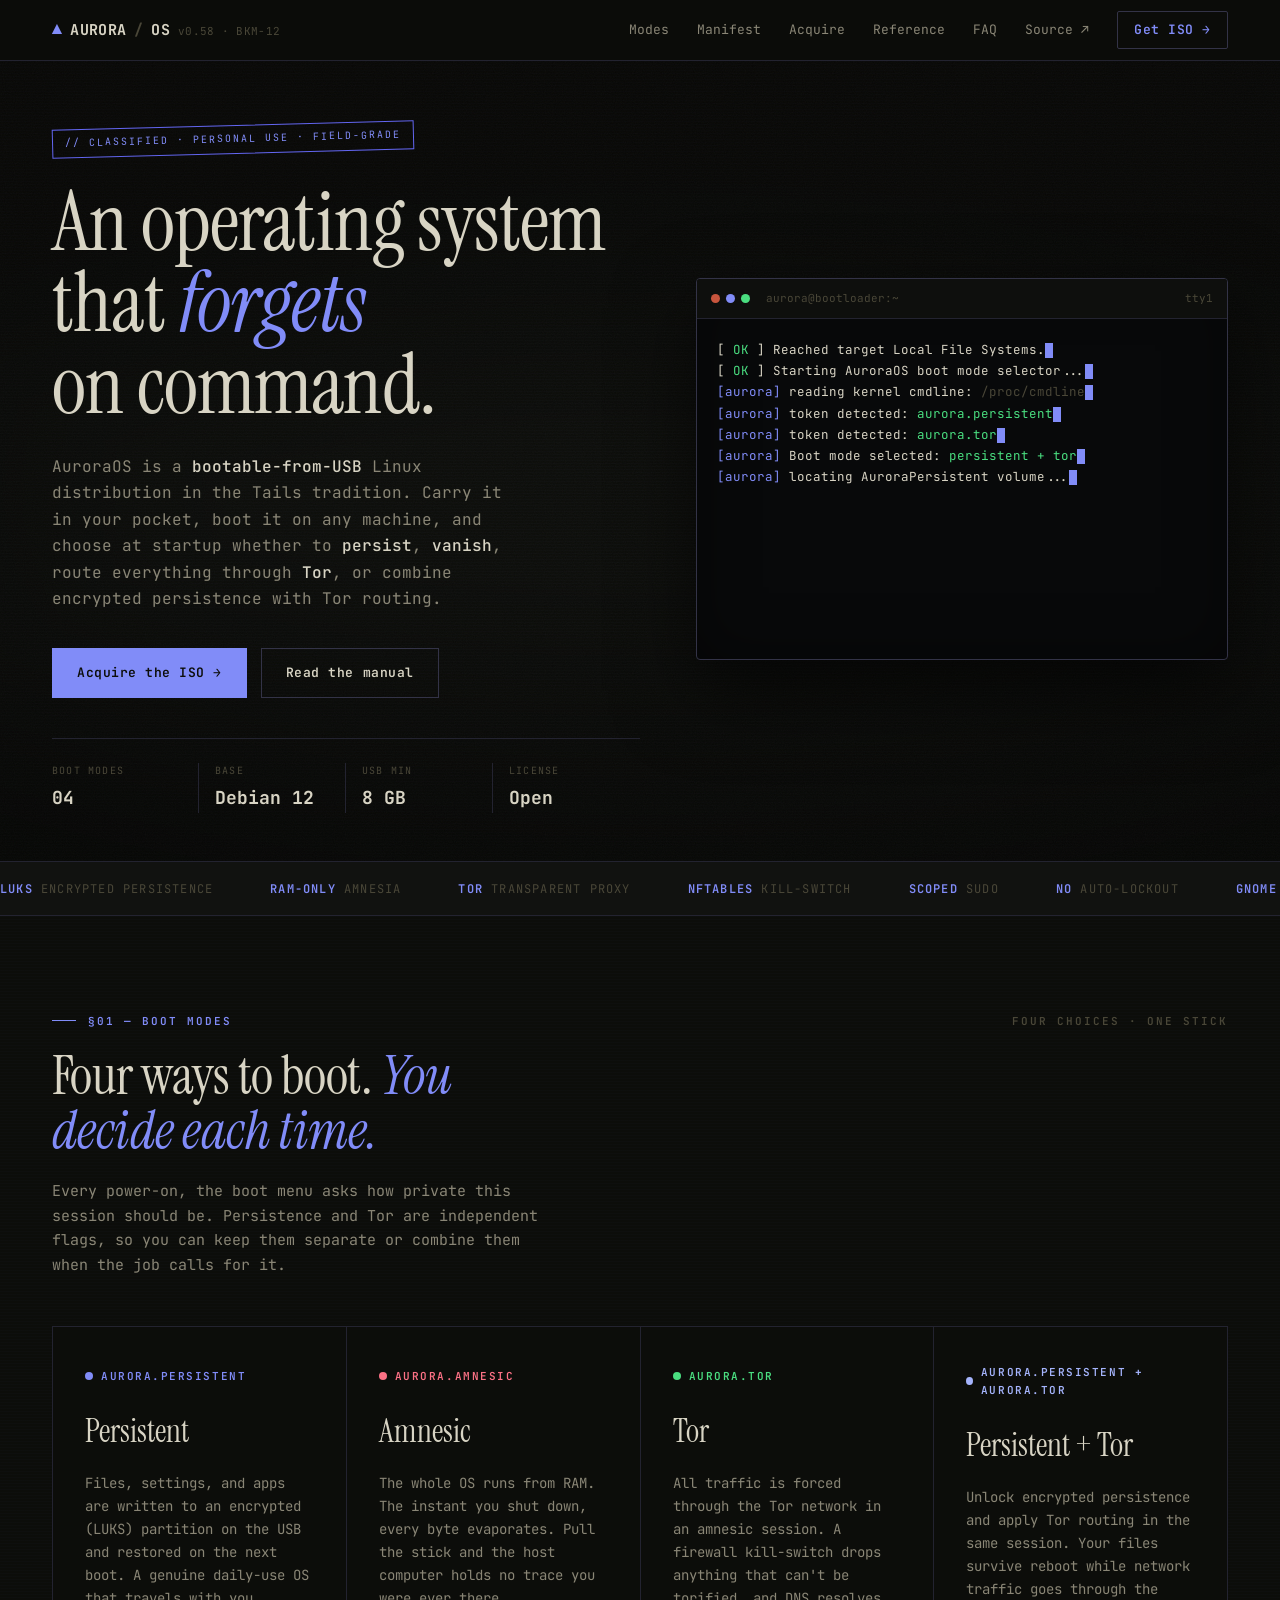
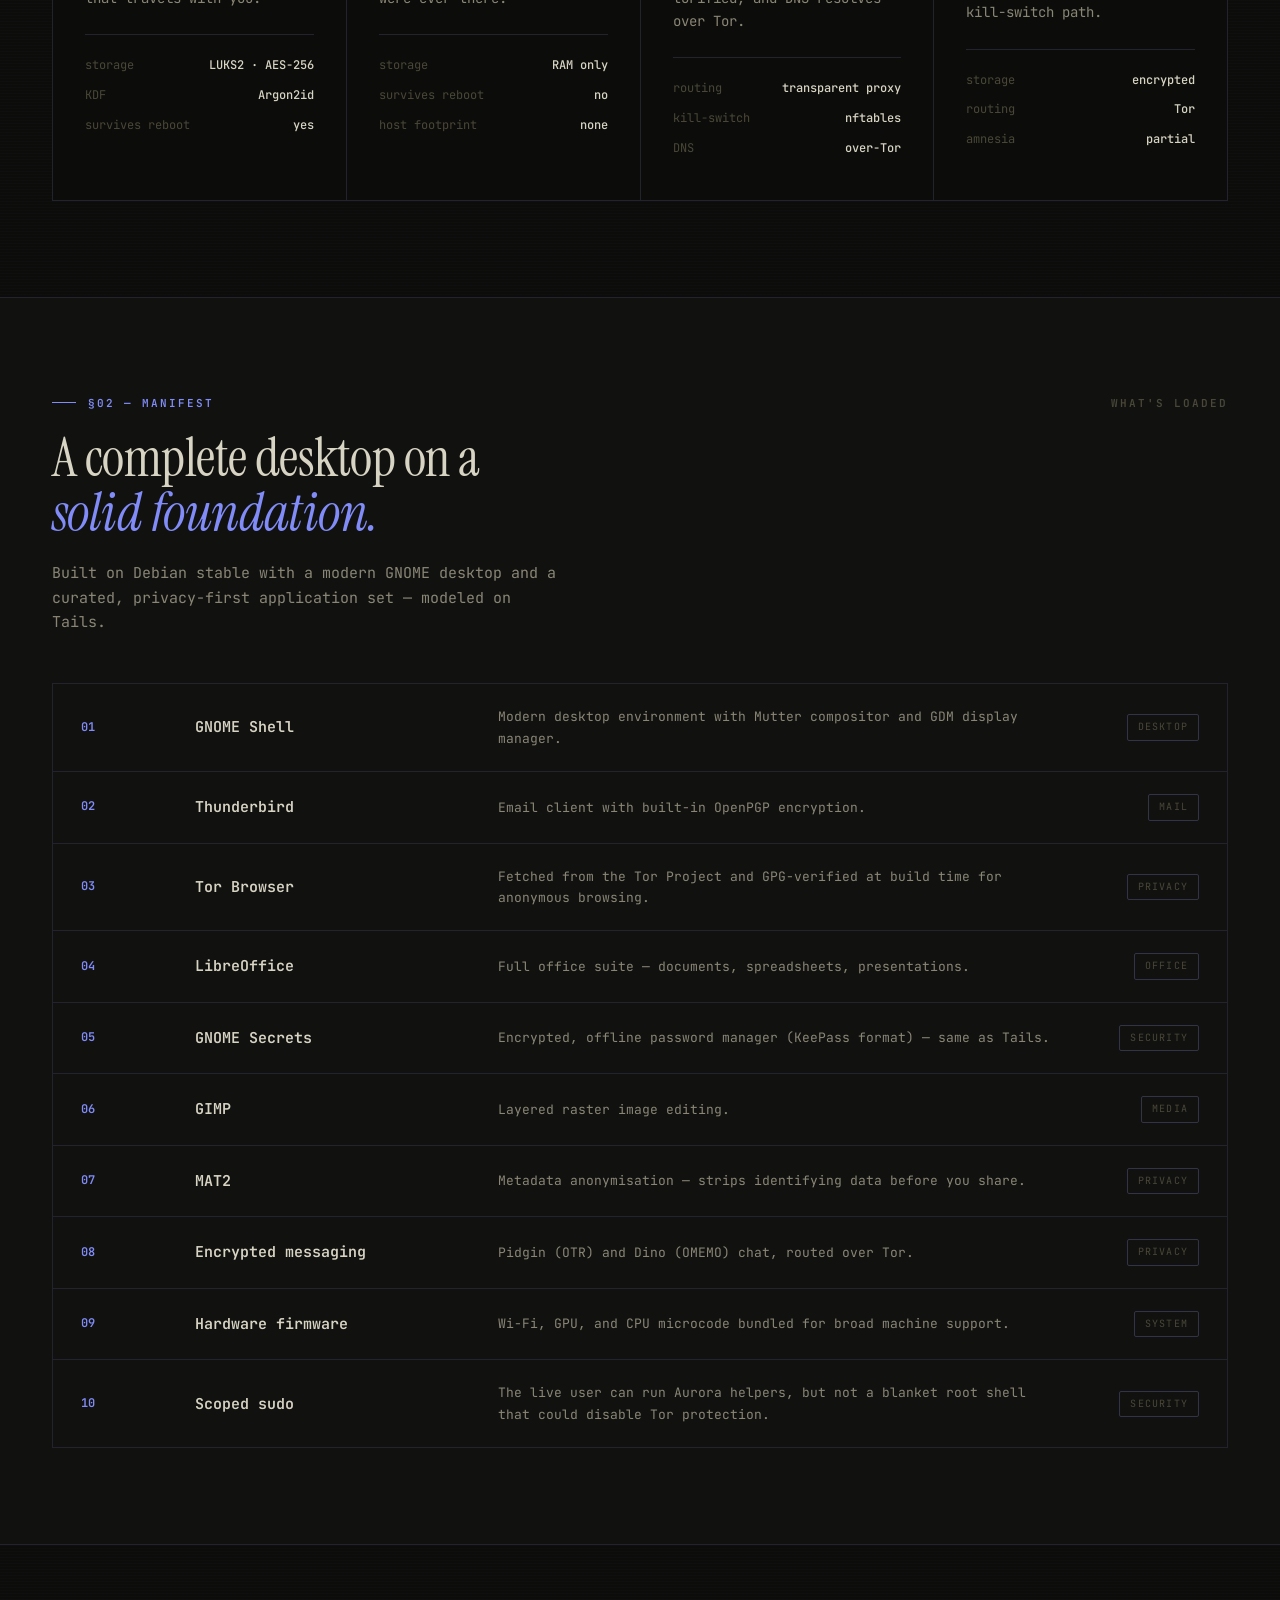
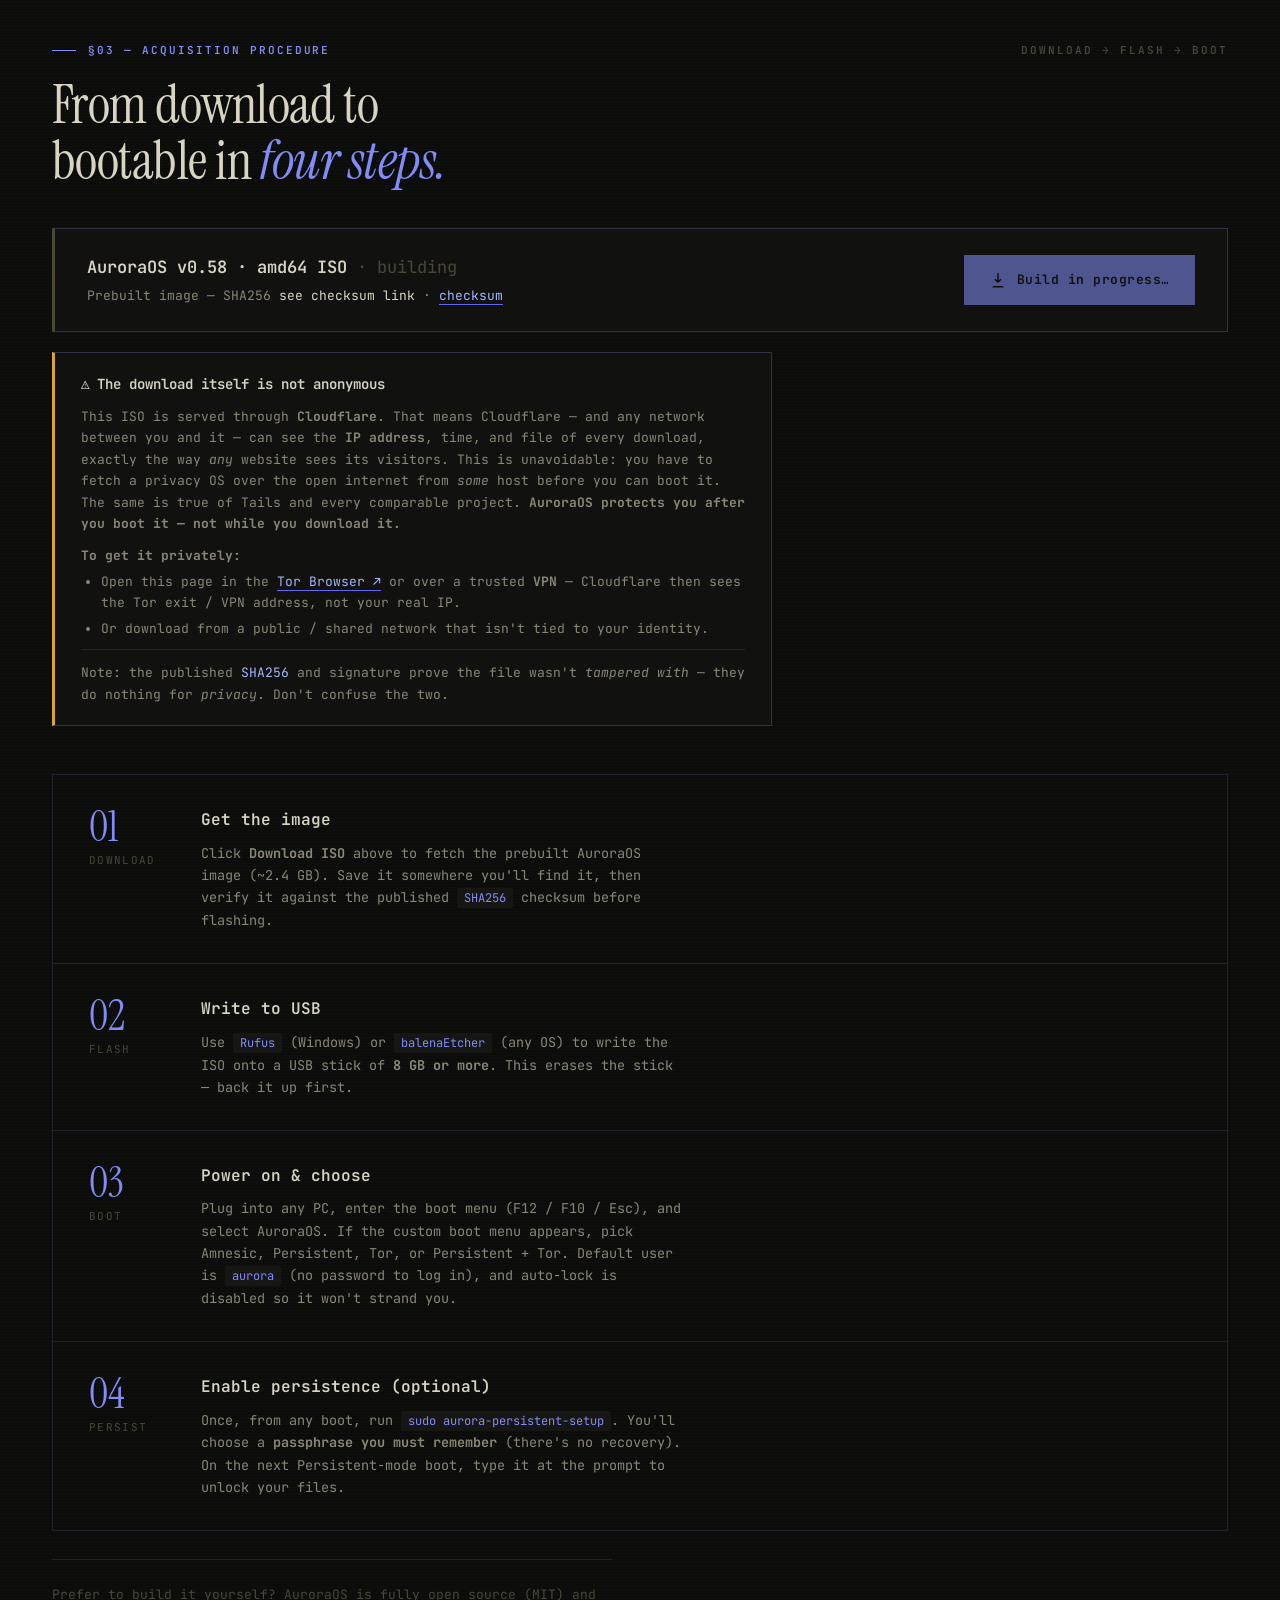
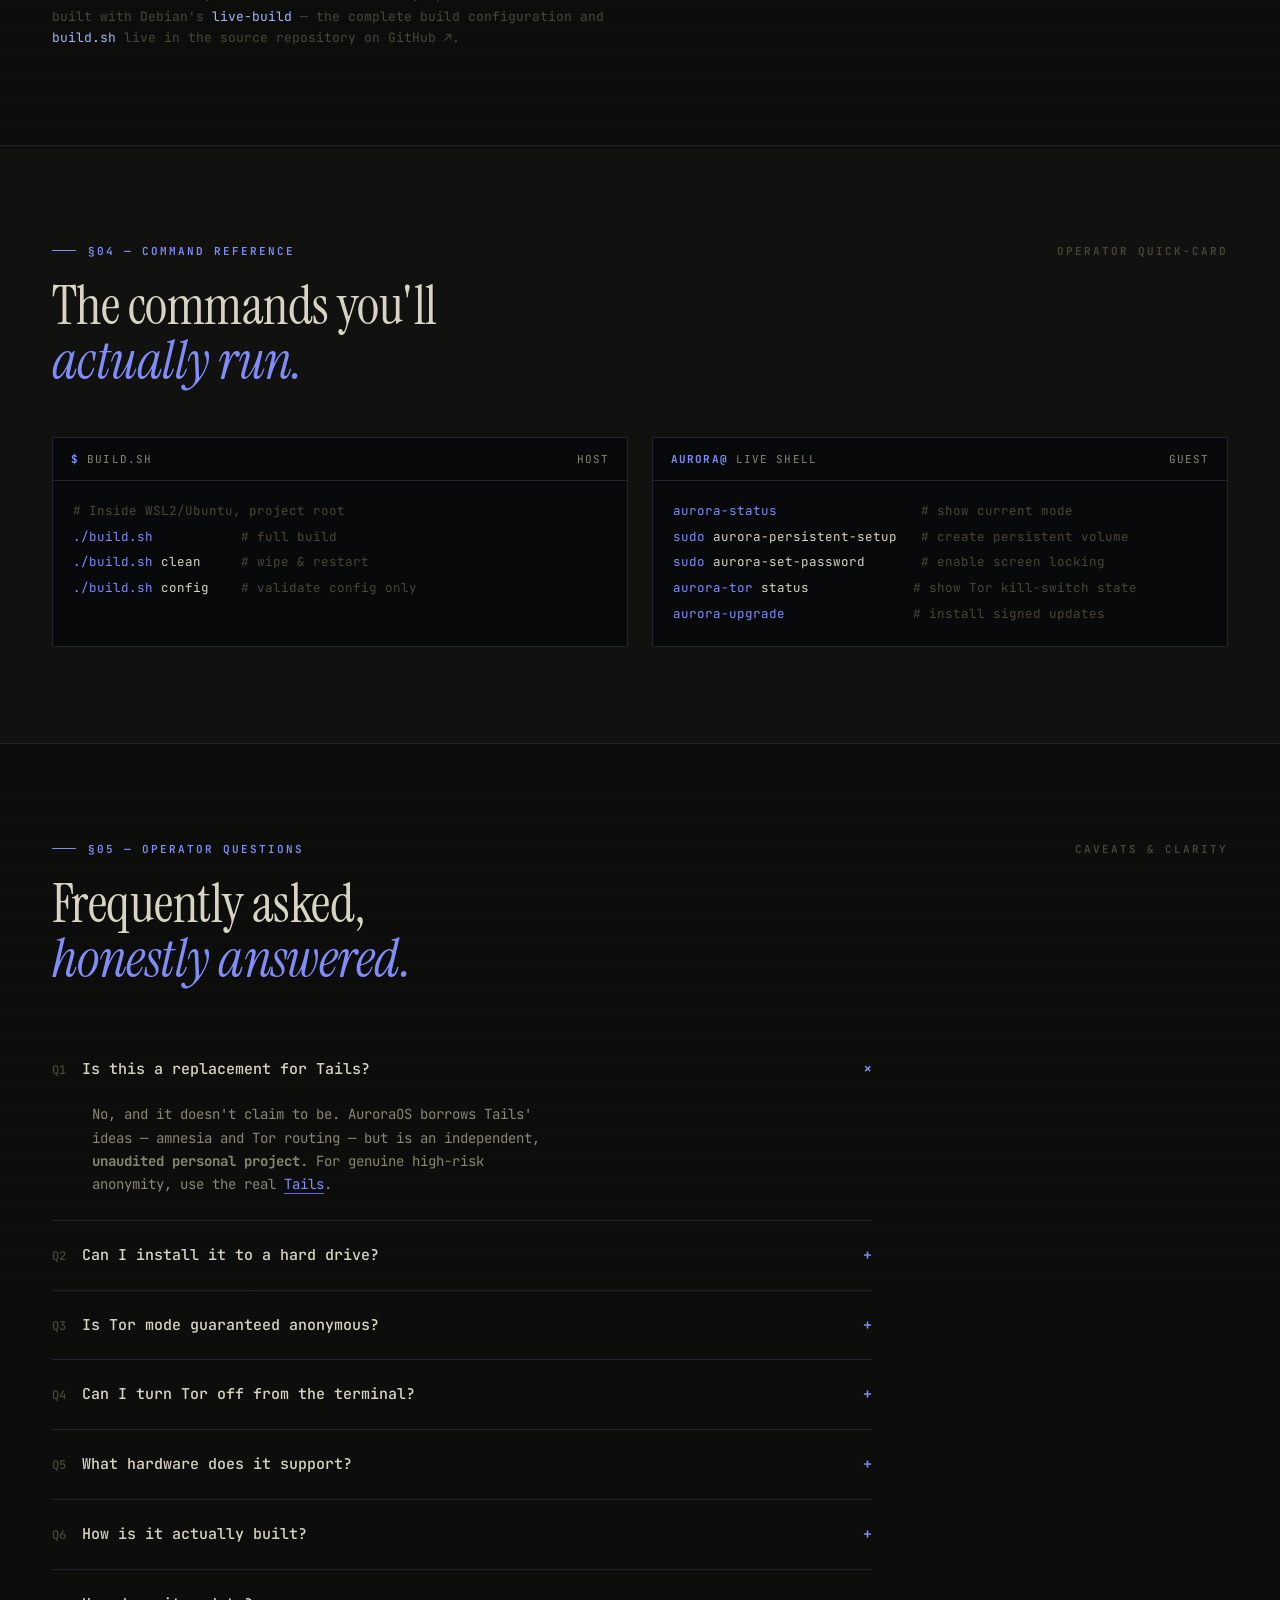
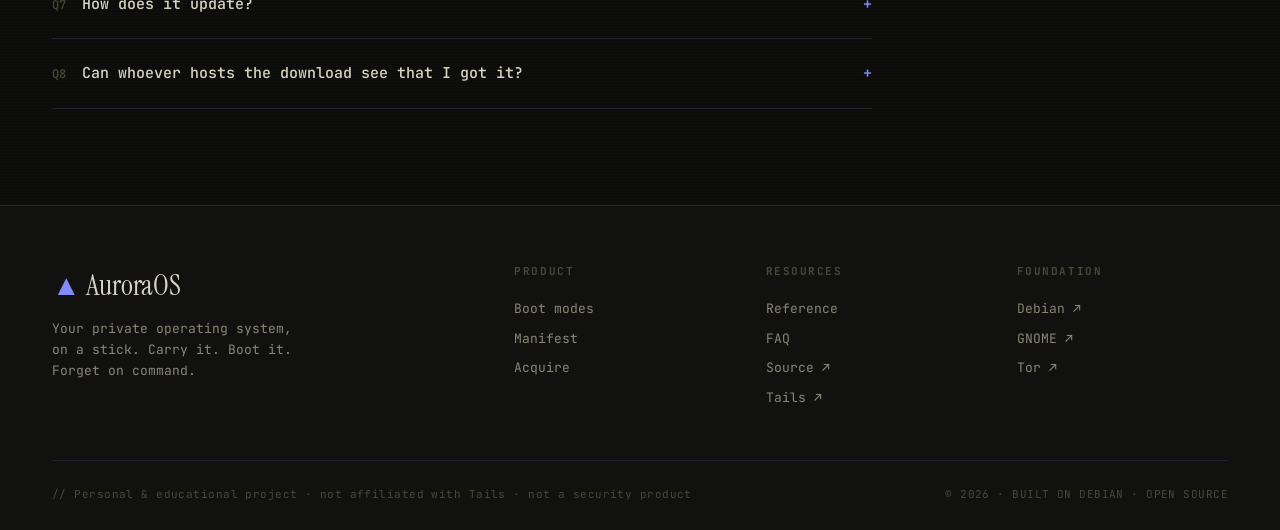
<file: website/index.html>
<!DOCTYPE html>
<html lang="en">
<head>
  <meta charset="UTF-8" />
  <meta name="viewport" content="width=device-width, initial-scale=1.0" />
  <meta name="description" content="AuroraOS — a private operating system on a stick. Boot from USB into Amnesic, Persistent, Tor, or Persistent + Tor mode. Built on Debian + GNOME." />
  <meta name="theme-color" content="#0c0d0a" />
  <title>AuroraOS // Field Manual</title>
  <link rel="icon" type="image/svg+xml" href="favicon.svg" />
  <link rel="stylesheet" href="styles.css?v=indigo6" />
</head>
<body>
  <div class="fx-grain" aria-hidden="true"></div>
  <div class="fx-noise" aria-hidden="true"></div>

  <div class="wrap">
    <!-- NAV -->
    <nav class="nav">
      <div class="nav__inner">
        <a href="#top" class="nav__brand">
          <span class="glyph">▲</span> AURORA<span style="color:var(--ink-faint)">/</span>OS
          <span class="id">v0.58 · BKM-12</span>
        </a>
        <div class="nav__links" id="navLinks">
          <a href="#modes">Modes</a>
          <a href="#features">Manifest</a>
          <a href="#download">Acquire</a>
          <a href="#docs">Reference</a>
          <a href="#faq">FAQ</a>
          <a href="https://github.com/rob74752-hash/auroraos" target="_blank" rel="noopener">Source ↗</a>
          <a href="#download" class="pill">Get ISO →</a>
        </div>
        <button class="nav__burger" id="burger" aria-label="Menu" aria-controls="navLinks" aria-expanded="false">≡</button>
      </div>
    </nav>

    <!-- HERO -->
    <header class="hero" id="top">
      <div class="hero__grid">
        <div>
          <span class="hero__stamp">// Classified · Personal Use · Field-Grade</span>
          <h1 class="hero__title">
            An operating system<br />that <em>forgets</em><br />on command.
          </h1>
          <p class="hero__lede">
            AuroraOS is a <strong>bootable-from-USB</strong> Linux distribution in the Tails
            tradition. Carry it in your pocket, boot it on any machine, and choose at startup
            whether to <strong>persist</strong>, <strong>vanish</strong>, route everything
            through <strong>Tor</strong>, or combine encrypted persistence with Tor routing.
          </p>
          <div class="hero__cta">
            <a href="#download" class="btn btn--primary">Acquire the ISO →</a>
            <a href="#docs" class="btn btn--ghost">Read the manual</a>
          </div>
          <div class="hero__meta">
            <div><div class="k">Boot modes</div><div class="v">04</div></div>
            <div><div class="k">Base</div><div class="v">Debian 12</div></div>
            <div><div class="k">USB min</div><div class="v">8 GB</div></div>
            <div><div class="k">License</div><div class="v">Open</div></div>
          </div>
        </div>

        <!-- The memorable element: a live boot sequence terminal -->
        <div class="term" id="bootTerm">
          <div class="term__bar">
            <span class="dots"><i></i><i></i><i></i></span>
            <span>aurora@bootloader:~</span>
            <span class="right">tty1</span>
          </div>
          <div class="term__body" id="bootLog"></div>
        </div>
      </div>
    </header>

    <!-- MARQUEE -->
    <div class="strip" aria-hidden="true">
      <div class="strip__track">
        <span><b>LUKS</b> encrypted persistence</span>
        <span><b>RAM-only</b> amnesia</span>
        <span><b>Tor</b> transparent proxy</span>
        <span><b>nftables</b> kill-switch</span>
        <span><b>Scoped</b> sudo</span>
        <span><b>No</b> auto-lockout</span>
        <span><b>GNOME</b> desktop</span>
        <span><b>Debian bookworm</b> foundation</span>
        <span><b>LUKS</b> encrypted persistence</span>
        <span><b>RAM-only</b> amnesia</span>
        <span><b>Tor</b> transparent proxy</span>
        <span><b>nftables</b> kill-switch</span>
        <span><b>Scoped</b> sudo</span>
        <span><b>No</b> auto-lockout</span>
        <span><b>GNOME</b> desktop</span>
        <span><b>Debian bookworm</b> foundation</span>
      </div>
    </div>

    <!-- MODES -->
    <section class="section" id="modes">
      <div class="marker reveal">§01 — Boot Modes <span class="coord">four choices · one stick</span></div>
      <h2 class="section__title reveal">Four ways to boot. <em>You decide each time.</em></h2>
      <p class="section__lede reveal">
        Every power-on, the boot menu asks how private this session should be. Persistence and
        Tor are independent flags, so you can keep them separate or combine them when the job
        calls for it.
      </p>
      <div class="modes">
        <article class="mode mode--persist reveal">
          <div class="mode__tag"><span class="dot"></span> aurora.persistent</div>
          <h3>Persistent</h3>
          <p>Files, settings, and apps are written to an encrypted (LUKS) partition on the USB
          and restored on the next boot. A genuine daily-use OS that travels with you.</p>
          <div class="mode__specs">
            <div><span>storage</span><b>LUKS2 · AES-256</b></div>
            <div><span>KDF</span><b>Argon2id</b></div>
            <div><span>survives reboot</span><b>yes</b></div>
          </div>
        </article>
        <article class="mode mode--amnesic reveal">
          <div class="mode__tag"><span class="dot"></span> aurora.amnesic</div>
          <h3>Amnesic</h3>
          <p>The whole OS runs from RAM. The instant you shut down, every byte evaporates.
          Pull the stick and the host computer holds no trace you were ever there.</p>
          <div class="mode__specs">
            <div><span>storage</span><b>RAM only</b></div>
            <div><span>survives reboot</span><b>no</b></div>
            <div><span>host footprint</span><b>none</b></div>
          </div>
        </article>
        <article class="mode mode--tor reveal">
          <div class="mode__tag"><span class="dot"></span> aurora.tor</div>
          <h3>Tor</h3>
          <p>All traffic is forced through the Tor network in an amnesic session. A firewall
          kill-switch drops anything that can't be torified, and DNS resolves over Tor.</p>
          <div class="mode__specs">
            <div><span>routing</span><b>transparent proxy</b></div>
            <div><span>kill-switch</span><b>nftables</b></div>
            <div><span>DNS</span><b>over-Tor</b></div>
          </div>
        </article>
        <article class="mode mode--combo reveal">
          <div class="mode__tag"><span class="dot"></span> aurora.persistent + aurora.tor</div>
          <h3>Persistent + Tor</h3>
          <p>Unlock encrypted persistence and apply Tor routing in the same session. Your files
          survive reboot while network traffic goes through the kill-switch path.</p>
          <div class="mode__specs">
            <div><span>storage</span><b>encrypted</b></div>
            <div><span>routing</span><b>Tor</b></div>
            <div><span>amnesia</span><b>partial</b></div>
          </div>
        </article>
      </div>
    </section>

    <!-- FEATURES / MANIFEST -->
    <section class="section--banded" id="features">
      <div class="inner">
        <div class="marker reveal">§02 — Manifest <span class="coord">what's loaded</span></div>
        <h2 class="section__title reveal">A complete desktop on a <em>solid foundation.</em></h2>
        <p class="section__lede reveal">
          Built on Debian stable with a modern GNOME desktop and a curated,
          privacy-first application set — modeled on Tails.
        </p>
        <div class="specs reveal">
          <div class="specs__row"><span class="specs__num">01</span><span class="specs__name">GNOME Shell</span><span class="specs__desc">Modern desktop environment with Mutter compositor and GDM display manager.</span><span class="specs__cat">Desktop</span></div>
          <div class="specs__row"><span class="specs__num">02</span><span class="specs__name">Thunderbird</span><span class="specs__desc">Email client with built-in OpenPGP encryption.</span><span class="specs__cat">Mail</span></div>
          <div class="specs__row"><span class="specs__num">03</span><span class="specs__name">Tor Browser</span><span class="specs__desc">Fetched from the Tor Project and GPG-verified at build time for anonymous browsing.</span><span class="specs__cat">Privacy</span></div>
          <div class="specs__row"><span class="specs__num">04</span><span class="specs__name">LibreOffice</span><span class="specs__desc">Full office suite — documents, spreadsheets, presentations.</span><span class="specs__cat">Office</span></div>
          <div class="specs__row"><span class="specs__num">05</span><span class="specs__name">GNOME Secrets</span><span class="specs__desc">Encrypted, offline password manager (KeePass format) — same as Tails.</span><span class="specs__cat">Security</span></div>
          <div class="specs__row"><span class="specs__num">06</span><span class="specs__name">GIMP</span><span class="specs__desc">Layered raster image editing.</span><span class="specs__cat">Media</span></div>
          <div class="specs__row"><span class="specs__num">07</span><span class="specs__name">MAT2</span><span class="specs__desc">Metadata anonymisation — strips identifying data before you share.</span><span class="specs__cat">Privacy</span></div>
          <div class="specs__row"><span class="specs__num">08</span><span class="specs__name">Encrypted messaging</span><span class="specs__desc">Pidgin (OTR) and Dino (OMEMO) chat, routed over Tor.</span><span class="specs__cat">Privacy</span></div>
          <div class="specs__row"><span class="specs__num">09</span><span class="specs__name">Hardware firmware</span><span class="specs__desc">Wi-Fi, GPU, and CPU microcode bundled for broad machine support.</span><span class="specs__cat">System</span></div>
          <div class="specs__row"><span class="specs__num">10</span><span class="specs__name">Scoped sudo</span><span class="specs__desc">The live user can run Aurora helpers, but not a blanket root shell that could disable Tor protection.</span><span class="specs__cat">Security</span></div>
        </div>
      </div>
    </section>

    <!-- ACQUIRE / DOWNLOAD -->
    <section class="section" id="download">
      <div class="marker reveal">§03 — Acquisition Procedure <span class="coord">download → flash → boot</span></div>
      <h2 class="section__title reveal">From download to bootable in <em>four steps.</em></h2>

      <!-- Download CTA -->
      <div class="dl reveal" id="dlBox">
        <div class="dl__left">
          <div class="dl__name">AuroraOS <span id="dlVer">v0.58</span> · amd64 ISO</div>
          <div class="dl__sub" id="dlSub">
            Prebuilt image — SHA256 <code id="dlSha">loading…</code>
            · <a href="https://auroraos-download.rob74752.workers.dev/auroraos-0.1-amd64.iso.sha256">checksum</a>
          </div>
        </div>
        <a class="btn btn--primary dl__btn" id="dlBtn" href="https://auroraos-download.rob74752.workers.dev/auroraos-0.1-amd64.iso" download>
          <svg viewBox="0 0 24 24" width="18" height="18" fill="none" stroke="currentColor" stroke-width="2"><path d="M12 3v12m0 0l-4-4m4 4l4-4M5 21h14"/></svg>
          <span id="dlBtnText">Download ISO</span>
        </a>
      </div>

      <!-- Download privacy notice -->
      <div class="privnote reveal">
        <div class="privnote__hd">⚠ The download itself is not anonymous</div>
        <p>
          This ISO is served through <strong>Cloudflare</strong>. That means Cloudflare —
          and any network between you and it — can see the <strong>IP address</strong>, time,
          and file of every download, exactly the way <em>any</em> website sees its visitors.
          This is unavoidable: you have to fetch a privacy OS over the open internet from
          <em>some</em> host before you can boot it. The same is true of Tails and every
          comparable project. <strong>AuroraOS protects you after you boot it — not while you
          download it.</strong>
        </p>
        <p class="privnote__do"><b>To get it privately:</b></p>
        <ul>
          <li>Open this page in the <a href="https://www.torproject.org/download/" target="_blank" rel="noopener">Tor Browser ↗</a> or over a trusted <strong>VPN</strong> — Cloudflare then sees the Tor exit / VPN address, not your real IP.</li>
          <li>Or download from a public / shared network that isn't tied to your identity.</li>
        </ul>
        <p class="privnote__ft">
          Note: the published <code>SHA256</code> and signature prove the file wasn't
          <em>tampered with</em> — they do nothing for <em>privacy</em>. Don't confuse the two.
        </p>
      </div>

      <div class="proc reveal">
        <div class="proc__step">
          <div class="proc__num">01<small>DOWNLOAD</small></div>
          <div class="proc__body">
            <h4>Get the image</h4>
            <p>Click <strong>Download ISO</strong> above to fetch the prebuilt AuroraOS image (~2.4 GB). Save it
            somewhere you'll find it, then verify it against the published
            <code>SHA256</code> checksum before flashing.</p>
          </div>
        </div>
        <div class="proc__step">
          <div class="proc__num">02<small>FLASH</small></div>
          <div class="proc__body">
            <h4>Write to USB</h4>
            <p>Use <code>Rufus</code> (Windows) or <code>balenaEtcher</code> (any OS) to write the ISO onto a
            USB stick of <strong>8 GB or more</strong>. This erases the stick — back it up first.</p>
          </div>
        </div>
        <div class="proc__step">
          <div class="proc__num">03<small>BOOT</small></div>
          <div class="proc__body">
            <h4>Power on &amp; choose</h4>
            <p>Plug into any PC, enter the boot menu (F12 / F10 / Esc), and select AuroraOS. If the
            custom boot menu appears, pick Amnesic, Persistent, Tor, or Persistent + Tor. Default user is
            <code>aurora</code> (no password to log in), and auto-lock is disabled so it won't strand you.</p>
          </div>
        </div>
        <div class="proc__step">
          <div class="proc__num">04<small>PERSIST</small></div>
          <div class="proc__body">
            <h4>Enable persistence (optional)</h4>
            <p>Once, from any boot, run <code>sudo aurora-persistent-setup</code>. You'll choose a
            <strong>passphrase you must remember</strong> (there's no recovery). On the next Persistent-mode
            boot, type it at the prompt to unlock your files.</p>
          </div>
        </div>
      </div>

      <p class="proc__note reveal">
        Prefer to build it yourself? AuroraOS is fully open source (MIT) and built with Debian's
        <code>live-build</code> — the complete build configuration and <code>build.sh</code> live in the
        <a href="https://github.com/rob74752-hash/auroraos" target="_blank" rel="noopener">source repository on GitHub ↗</a>.
      </p>
    </section>

    <!-- REFERENCE / COMMANDS -->
    <section class="section--banded" id="docs">
      <div class="inner">
        <div class="marker reveal">§04 — Command Reference <span class="coord">operator quick-card</span></div>
        <h2 class="section__title reveal">The commands you'll <em>actually run.</em></h2>
        <div class="cmds">
          <div class="cmd-block reveal">
            <div class="cmd-block__hd"><span><b>$</b> build.sh</span><span>host</span></div>
<pre><code><span class="c"># Inside WSL2/Ubuntu, project root</span>
<span class="k">./build.sh</span>           <span class="c"># full build</span>
<span class="k">./build.sh</span> clean     <span class="c"># wipe &amp; restart</span>
<span class="k">./build.sh</span> config    <span class="c"># validate config only</span></code></pre>
          </div>
          <div class="cmd-block reveal">
            <div class="cmd-block__hd"><span><b>aurora@</b> live shell</span><span>guest</span></div>
<pre><code><span class="k">aurora-status</span>                  <span class="c"># show current mode</span>
<span class="k">sudo</span> aurora-persistent-setup   <span class="c"># create persistent volume</span>
<span class="k">sudo</span> aurora-set-password       <span class="c"># enable screen locking</span>
<span class="k">aurora-tor</span> status             <span class="c"># show Tor kill-switch state</span>
<span class="k">aurora-upgrade</span>                <span class="c"># install signed updates</span></code></pre>
          </div>
        </div>
      </div>
    </section>

    <!-- FAQ -->
    <section class="section" id="faq">
      <div class="marker reveal">§05 — Operator Questions <span class="coord">caveats &amp; clarity</span></div>
      <h2 class="section__title reveal">Frequently asked, <em>honestly answered.</em></h2>
      <div class="faq reveal">
        <details class="faq__item" open>
          <summary><span><span class="q">Q1</span>Is this a replacement for Tails?</span><span class="arrow">+</span></summary>
          <div class="faq__ans"><p>No, and it doesn't claim to be. AuroraOS borrows Tails' ideas — amnesia and Tor routing — but is an independent, <strong>unaudited personal project</strong>. For genuine high-risk anonymity, use the real <a href="https://tails.net" target="_blank" rel="noopener">Tails</a>.</p></div>
        </details>
        <details class="faq__item">
          <summary><span><span class="q">Q2</span>Can I install it to a hard drive?</span><span class="arrow">+</span></summary>
          <div class="faq__ans"><p>AuroraOS is a <strong>live USB</strong> system by design — it runs from RAM and an optional encrypted partition on the stick itself. In Amnesic mode it doesn't write to the host's internal drives; like any OS it <em>can</em> see them if you choose to mount them.</p></div>
        </details>
        <details class="faq__item">
          <summary><span><span class="q">Q3</span>Is Tor mode guaranteed anonymous?</span><span class="arrow">+</span></summary>
          <div class="faq__ans"><p>No. It's configured in good faith (transparent proxy + firewall kill-switch + DNS-over-Tor) but <strong>has not been traffic-leak audited</strong>. Browser leaks, app telemetry, and fingerprinting can still de-anonymize you. Treat it as stronger than normal browsing, not magic.</p></div>
        </details>
        <details class="faq__item">
          <summary><span><span class="q">Q4</span>Can I turn Tor off from the terminal?</span><span class="arrow">+</span></summary>
          <div class="faq__ans"><p>Not as the normal live user. That is deliberate: if a desktop session is compromised, it should not be able to drop the kill-switch and leak your real IP. To leave Tor mode, reboot and choose Amnesic or Persistent.</p></div>
        </details>
        <details class="faq__item">
          <summary><span><span class="q">Q5</span>What hardware does it support?</span><span class="arrow">+</span></summary>
          <div class="faq__ans"><p>Any amd64 (64-bit x86) PC that boots from USB. AuroraOS includes UEFI Secure Boot support, but firmware can still be awkward; if boot fails, test with Secure Boot disabled.</p></div>
        </details>
        <details class="faq__item">
          <summary><span><span class="q">Q6</span>How is it actually built?</span><span class="arrow">+</span></summary>
          <div class="faq__ans"><p>With Debian's <code>live-build</code>, the same toolchain behind Tails, Kali, and Parrot. The <a href="https://github.com/rob74752-hash/auroraos" target="_blank" rel="noopener">open-source repo ↗</a> holds the config; <code>build.sh</code> assembles a hybrid ISO.</p></div>
        </details>
        <details class="faq__item">
          <summary><span><span class="q">Q7</span>How does it update?</span><span class="arrow">+</span></summary>
          <div class="faq__ans"><p>Like Tails — not with <code>apt</code>, but by replacing the whole system image with a <strong>cryptographically signed</strong> one. The built-in <strong>AuroraOS Upgrader</strong> notifies you when a new version exists; one click verifies the signature and SHA-256, then atomically swaps the image on the USB (keeping the old one as a rollback). In Tor mode the download routes over Tor. An unsigned or tampered update is <strong>refused</strong>.</p></div>
        </details>
        <details class="faq__item">
          <summary><span><span class="q">Q8</span>Can whoever hosts the download see that I got it?</span><span class="arrow">+</span></summary>
          <div class="faq__ans"><p>Yes. The ISO is served through <strong>Cloudflare</strong>, so it can see the <strong>IP address</strong>, time, and file of each download — the same way any website sees its visitors. There is no way around that: you have to fetch the OS over the open internet before you can boot it, and Tails and others are in exactly the same position. To avoid it, download over the <strong>Tor Browser</strong> or a <strong>VPN</strong>, or from a network not tied to you — then the host sees the Tor exit / VPN address instead of your real one. The published checksum and signature protect the file's <strong>integrity</strong>, not your <strong>privacy</strong> — and AuroraOS only makes you anonymous <em>after</em> you boot it, not while downloading.</p></div>
        </details>
      </div>
    </section>

    <!-- FOOTER -->
    <footer class="footer">
      <div class="footer__inner">
        <div class="footer__top">
          <div>
            <div class="footer__brand"><span class="glyph">▲</span> AuroraOS</div>
            <div class="footer__motto">Your private operating system, on a stick. Carry it. Boot it. Forget on command.</div>
          </div>
          <div class="footer__col"><h5>Product</h5><a href="#modes">Boot modes</a><a href="#features">Manifest</a><a href="#download">Acquire</a></div>
          <div class="footer__col"><h5>Resources</h5><a href="#docs">Reference</a><a href="#faq">FAQ</a><a href="https://github.com/rob74752-hash/auroraos" target="_blank" rel="noopener">Source ↗</a><a href="https://tails.net" target="_blank" rel="noopener">Tails ↗</a></div>
          <div class="footer__col"><h5>Foundation</h5><a href="https://www.debian.org" target="_blank" rel="noopener">Debian ↗</a><a href="https://www.gnome.org" target="_blank" rel="noopener">GNOME ↗</a><a href="https://www.torproject.org" target="_blank" rel="noopener">Tor ↗</a></div>
        </div>
        <div class="footer__bot">
          <span>// Personal &amp; educational project · not affiliated with Tails · not a security product</span>
          <span id="year"></span>
        </div>
      </div>
    </footer>
  </div>

  <script src="app.js?v=indigo6"></script>
</body>
</html>
</file>
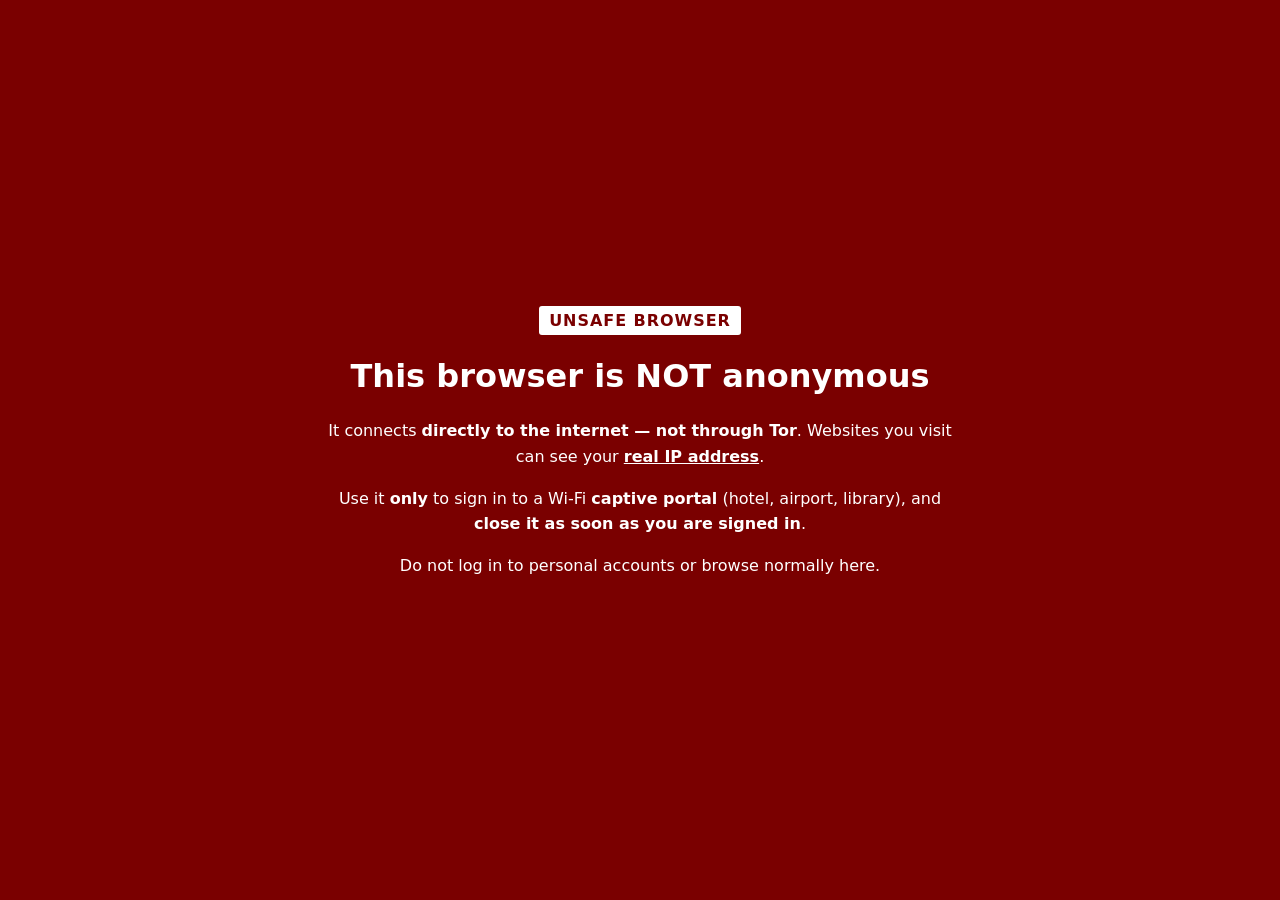
<file: auroraos/config/includes.chroot/usr/local/share/aurora/unsafe-browser-warning.html>
<!doctype html>
<html lang="en"><head><meta charset="utf-8"><title>Unsafe Browser</title>
<style>
  html,body{height:100%;margin:0}
  body{background:#7a0000;color:#fff;font:16px/1.6 system-ui,sans-serif;
       display:flex;align-items:center;justify-content:center;text-align:center}
  .box{max-width:640px;padding:32px}
  h1{font-size:2rem;margin:0 0 12px}
  .ip{font-weight:700;text-decoration:underline}
  .tag{display:inline-block;background:#fff;color:#7a0000;font-weight:700;
       padding:2px 10px;border-radius:3px;letter-spacing:.06em;margin-bottom:16px}
</style></head>
<body><div class="box">
  <div class="tag">UNSAFE BROWSER</div>
  <h1>This browser is NOT anonymous</h1>
  <p>It connects <b>directly to the internet — not through Tor</b>.
     Websites you visit can see your <span class="ip">real IP address</span>.</p>
  <p>Use it <b>only</b> to sign in to a Wi-Fi <b>captive portal</b>
     (hotel, airport, library), and <b>close it as soon as you are signed in</b>.</p>
  <p>Do not log in to personal accounts or browse normally here.</p>
</div></body></html>
</file>
<file: website/styles.css>
/* =============================================================================
   AuroraOS — field-manual aesthetic
   Monospace-forward, dark CRT, single electric-indigo accent.
   Deliberately NOT a SaaS gradient landing page.
   ============================================================================= */

@import url('https://fonts.googleapis.com/css2?family=JetBrains+Mono:wght@400;500;600;700&family=Instrument+Serif:ital@0;1&display=swap');

:root {
  --bg:        #0c0d0a;
  --bg-2:      #111210;
  --bg-3:      #161714;
  --ink:       #d8d4c4;        /* warm off-white, like aged paper-on-screen */
  --ink-dim:   #8a8676;
  --ink-faint: #4a4738;
  --line:      #232330;
  --line-2:    #333347;
  --accent:     #818cf8;       /* electric indigo — the ONE accent */
  --accent-dim: #6366f1;
  --accent-soft:#a5b4fc;
  --green:     #4ade80;        /* used sparingly: "ok"/success states only */
  --red:       #fb7185;        /* used sparingly: "amnesic"/destructive */
  --mono:      'JetBrains Mono', ui-monospace, 'SF Mono', monospace;
  --serif:     'Instrument Serif', Georgia, serif;
  --maxw:      1240px;
}

* { margin: 0; padding: 0; box-sizing: border-box; }
html { scroll-behavior: smooth; }

body {
  font-family: var(--mono);
  background: var(--bg);
  color: var(--ink);
  font-size: 15px;
  line-height: 1.65;
  overflow-x: hidden;
  -webkit-font-smoothing: antialiased;
  /* faint scanline + grain atmosphere */
  background-image:
    repeating-linear-gradient(0deg, rgba(129,140,248,0.016) 0px, rgba(129,140,248,0.016) 1px, transparent 1px, transparent 3px);
}

::selection { background: var(--accent); color: var(--bg); }
a { color: inherit; text-decoration: none; }
code, .mono { font-family: var(--mono); }

/* CRT vignette + grain overlay (fixed, sits above bg, below content) */
.fx-grain {
  position: fixed; inset: 0; z-index: 1; pointer-events: none;
  background:
    radial-gradient(ellipse 120% 100% at 50% 0%, transparent 60%, rgba(0,0,0,0.5) 100%),
    radial-gradient(ellipse 100% 80% at 50% 100%, transparent 60%, rgba(0,0,0,0.4) 100%);
  mix-blend-mode: multiply;
}
.fx-noise {
  position: fixed; inset: 0; z-index: 2; pointer-events: none; opacity: 0.04;
  background-image: url("data:image/svg+xml,%3Csvg xmlns='http://www.w3.org/2000/svg' width='200' height='200'%3E%3Cfilter id='n'%3E%3CfeTurbulence type='fractalNoise' baseFrequency='0.9' numOctaves='3'/%3E%3C/filter%3E%3Crect width='100%25' height='100%25' filter='url(%23n)'/%3E%3C/svg%3E");
}

/* wrapper for content above overlays */
.wrap { position: relative; z-index: 5; }

/* ---- Reusable: section header marker ---- */
.marker {
  display: flex; align-items: center; gap: 12px;
  font-size: 11px; letter-spacing: 0.18em; text-transform: uppercase;
  color: var(--accent); font-weight: 600; margin-bottom: 18px;
}
.marker::before { content: ''; width: 24px; height: 1px; background: var(--accent); }
.marker .coord { color: var(--ink-faint); margin-left: auto; }

/* ---- Nav ---- */
.nav {
  position: sticky; top: 0; z-index: 50;
  background: rgba(12,13,10,0.85); backdrop-filter: blur(8px);
  border-bottom: 1px solid var(--line);
}
.nav__inner {
  max-width: var(--maxw); margin: 0 auto; padding: 0 32px;
  display: flex; align-items: center; height: 60px; gap: 32px;
}
.nav__brand {
  display: flex; align-items: baseline; gap: 8px; font-weight: 700;
  letter-spacing: 0.02em;
}
.nav__brand .glyph { color: var(--accent); font-size: 1.1em; }
.nav__brand .id { color: var(--ink-faint); font-size: 11px; font-weight: 400; }
.nav__links { display: flex; gap: 28px; margin-left: auto; align-items: center; }
.nav__links a {
  font-size: 13px; color: var(--ink-dim); transition: color .15s;
  position: relative;
}
.nav__links a:hover { color: var(--accent); }
.nav__links .pill {
  border: 1px solid var(--line-2); padding: 7px 16px; border-radius: 2px;
  color: var(--accent); font-weight: 600; letter-spacing: 0.04em;
}
.nav__links .pill:hover { background: var(--accent); color: var(--bg); border-color: var(--accent); }
.nav__burger { display: none; background: none; border: 1px solid var(--line-2); color: var(--ink); padding: 6px 10px; cursor: pointer; font-family: var(--mono); }

/* ---- Hero ---- */
.hero { max-width: var(--maxw); margin: 0 auto; padding: 64px 32px 48px; }
.hero__grid {
  display: grid; grid-template-columns: 1.05fr 0.95fr; gap: 56px; align-items: center;
}
.hero__stamp {
  display: inline-block; border: 1px solid var(--accent-dim); color: var(--accent);
  font-size: 10px; letter-spacing: 0.2em; padding: 5px 12px; text-transform: uppercase;
  margin-bottom: 28px; transform: rotate(-1.5deg);
}
.hero__title {
  font-family: var(--serif); font-weight: 400;
  font-size: clamp(2.8rem, 6.5vw, 5.2rem); line-height: 0.98;
  letter-spacing: -0.01em; margin-bottom: 28px;
}
.hero__title em { color: var(--accent); font-style: italic; }
.hero__lede {
  font-size: 16px; color: var(--ink-dim); max-width: 46ch; margin-bottom: 36px;
}
.hero__lede strong { color: var(--ink); font-weight: 500; }
.hero__cta { display: flex; gap: 14px; flex-wrap: wrap; margin-bottom: 40px; }

.btn {
  font-family: var(--mono); font-size: 13px; font-weight: 600;
  letter-spacing: 0.04em; padding: 13px 24px; cursor: pointer;
  border: 1px solid; transition: all .18s; display: inline-flex; align-items: center; gap: 10px;
}
.btn--primary { background: var(--accent); color: var(--bg); border-color: var(--accent); }
.btn--primary:hover { background: transparent; color: var(--accent); }
.btn--ghost { background: transparent; color: var(--ink); border-color: var(--line-2); }
.btn--ghost:hover { border-color: var(--accent); color: var(--accent); }

.hero__meta {
  display: grid; grid-template-columns: repeat(4, 1fr); gap: 0;
  border-top: 1px solid var(--line); padding-top: 24px;
}
.hero__meta > div { border-right: 1px solid var(--line); padding: 0 16px; }
.hero__meta > div:first-child { padding-left: 0; }
.hero__meta > div:last-child { border-right: none; }
.hero__meta .k { font-size: 10px; color: var(--ink-faint); text-transform: uppercase; letter-spacing: 0.12em; }
.hero__meta .v { font-size: 18px; font-weight: 700; color: var(--ink); margin-top: 4px; }

/* ---- Boot terminal (the memorable element) ---- */
.term {
  background: #08090a; border: 1px solid var(--line-2); border-radius: 4px;
  box-shadow: 0 30px 80px rgba(0,0,0,0.6), inset 0 0 60px rgba(0,0,0,0.4);
  overflow: hidden; font-size: 12.5px; line-height: 1.7;
}
.term__bar {
  display: flex; align-items: center; gap: 8px;
  padding: 10px 14px; background: #0e0f0d; border-bottom: 1px solid var(--line);
  font-size: 11px; color: var(--ink-faint);
}
.term__bar .dots { display: flex; gap: 6px; margin-right: 8px; }
.term__bar .dots i { width: 9px; height: 9px; border-radius: 50%; background: var(--ink-faint); display: block; }
.term__bar .dots i:nth-child(1){background:#c8553d} .term__bar .dots i:nth-child(2){background:var(--accent)} .term__bar .dots i:nth-child(3){background:var(--green)}
.term__bar .right { margin-left: auto; }
.term__body { padding: 20px; height: 340px; overflow: hidden; font-family: var(--mono); }
.term__body .ln { white-space: pre-wrap; }
.t-amber { color: var(--accent); } .t-green { color: var(--green); } .t-red { color: var(--red); }
.t-dim { color: var(--ink-faint); } .t-ok { color: var(--green); }
.term__cursor { display: inline-block; width: 8px; height: 15px; background: var(--accent); vertical-align: text-bottom; animation: blink 1.1s steps(1) infinite; }
@keyframes blink { 50% { opacity: 0; } }

/* ---- Marquee strip ---- */
.strip {
  border-block: 1px solid var(--line); background: var(--bg-2);
  overflow: hidden; white-space: nowrap; padding: 14px 0;
}
.strip__track { display: inline-block; animation: marquee 32s linear infinite; }
.strip__track span {
  font-size: 12px; color: var(--ink-faint); letter-spacing: 0.1em;
  text-transform: uppercase; margin-right: 48px;
}
.strip__track span b { color: var(--accent); font-weight: 600; }
@keyframes marquee { to { transform: translateX(-50%); } }

/* ---- Generic section ---- */
.section { max-width: var(--maxw); margin: 0 auto; padding: 96px 32px; }
.section--banded { max-width: none; background: var(--bg-2); border-block: 1px solid var(--line); }
.section--banded > .inner { max-width: var(--maxw); margin: 0 auto; padding: 96px 32px; }
.section__title {
  font-family: var(--serif); font-weight: 400;
  font-size: clamp(2rem, 4.5vw, 3.4rem); line-height: 1.02; letter-spacing: -0.01em;
  max-width: 18ch; margin-bottom: 20px;
}
.section__title em { color: var(--accent); font-style: italic; }
.section__lede { color: var(--ink-dim); max-width: 56ch; font-size: 15px; }

/* ---- Modes (four boot modes) ---- */
.modes {
  display: grid; grid-template-columns: repeat(4, minmax(0, 1fr)); gap: 1px;
  background: var(--line); border: 1px solid var(--line); margin-top: 48px;
}
.mode {
  background: var(--bg); padding: 36px 32px; position: relative;
  transition: background .2s; cursor: default;
}
.mode:hover { background: var(--bg-3); }
.mode__tag {
  display: inline-flex; align-items: center; gap: 8px;
  font-size: 11px; letter-spacing: 0.14em; text-transform: uppercase; font-weight: 600;
  margin-bottom: 20px;
}
.mode__tag .dot { width: 8px; height: 8px; border-radius: 50%; }
.mode--persist .mode__tag { color: var(--accent); } .mode--persist .dot { background: var(--accent); }
.mode--amnesic .mode__tag { color: var(--red); } .mode--amnesic .dot { background: var(--red); }
.mode--tor .mode__tag { color: var(--green); } .mode--tor .dot { background: var(--green); }
.mode--combo .mode__tag { color: var(--accent-soft); } .mode--combo .dot { background: var(--accent-soft); }
.mode h3 { font-family: var(--serif); font-weight: 400; font-size: 2rem; margin-bottom: 14px; }
.mode p { color: var(--ink-dim); font-size: 14px; margin-bottom: 24px; min-height: 84px; }
.mode__specs { font-size: 12px; border-top: 1px solid var(--line); padding-top: 16px; }
.mode__specs div { display: flex; justify-content: space-between; padding: 5px 0; color: var(--ink-faint); }
.mode__specs div b { color: var(--ink); font-weight: 500; }

/* ---- Spec table (features) ---- */
.specs { margin-top: 48px; border: 1px solid var(--line); }
.specs__row {
  display: grid; grid-template-columns: 90px 1fr 2fr 120px;
  align-items: center; gap: 24px; padding: 22px 28px;
  border-bottom: 1px solid var(--line); transition: background .15s;
}
.specs__row:last-child { border-bottom: none; }
.specs__row:hover { background: var(--bg-2); }
.specs__num { color: var(--accent); font-size: 12px; font-weight: 600; }
.specs__name { font-weight: 600; font-size: 15px; }
.specs__desc { color: var(--ink-dim); font-size: 13px; }
.specs__cat {
  font-size: 10px; letter-spacing: 0.12em; text-transform: uppercase; color: var(--ink-faint);
  text-align: right; border: 1px solid var(--line-2); padding: 4px 10px; border-radius: 2px;
  justify-self: end;
}

/* ---- Download / procedure ---- */
/* ---- Download CTA box ---- */
.dl {
  display: flex; align-items: center; justify-content: space-between; gap: 20px; flex-wrap: wrap;
  margin-top: 40px; padding: 24px 32px; border: 1px solid var(--line-2); border-left: 3px solid var(--accent);
  background: var(--bg-2);
}
.dl__name { font-size: 17px; font-weight: 600; }
.dl__sub { font-size: 13px; color: var(--ink-dim); margin-top: 4px; }
.dl__sub a { color: var(--accent-soft); border-bottom: 1px solid var(--accent-dim); }
.dl__sub code { color: var(--ink); }
.dl__btn { white-space: nowrap; }
.dl--pending { border-left-color: var(--ink-faint); }
.dl--pending .dl__btn { opacity: 0.55; pointer-events: none; }
.dl--pending .dl__name::after { content: " · building"; color: var(--ink-faint); font-weight: 400; }

.proc__note {
  margin-top: 28px; padding-top: 24px; border-top: 1px solid var(--line);
  font-size: 13px; color: var(--ink-faint); max-width: 70ch;
}
.proc__note code { color: var(--accent-soft); }

/* ---- Download privacy callout ---- */
.privnote {
  margin-top: 20px; padding: 20px 26px; max-width: 80ch;
  border: 1px solid var(--line-2); border-left: 3px solid var(--warn, #d9a23a);
  background: var(--bg-2);
}
.privnote__hd { font-weight: 600; font-size: 14px; color: var(--ink); margin-bottom: 10px; }
.privnote p { font-size: 13px; color: var(--ink-dim); line-height: 1.65; }
.privnote p + p, .privnote ul + p { margin-top: 10px; }
.privnote__do { color: var(--ink); margin-top: 12px; }
.privnote ul { margin: 6px 0 0; padding-left: 20px; }
.privnote li { font-size: 13px; color: var(--ink-dim); line-height: 1.6; margin-top: 5px; }
.privnote a { color: var(--accent-soft); border-bottom: 1px solid var(--accent-dim); }
.privnote code { color: var(--accent-soft); }
.privnote__ft {
  margin-top: 14px; padding-top: 12px; border-top: 1px solid var(--line);
  font-size: 12px; color: var(--ink-faint);
}

/* ---- Procedure ---- */
.proc { margin-top: 48px; border: 1px solid var(--line); }
.proc__step {
  display: grid; grid-template-columns: 80px 1fr; gap: 32px;
  padding: 32px 36px; border-bottom: 1px solid var(--line);
  align-items: start; transition: background .15s;
}
.proc__step:last-child { border-bottom: none; }
.proc__step:hover { background: var(--bg-2); }
.proc__num { font-family: var(--serif); font-size: 2.6rem; color: var(--accent); line-height: 1; }
.proc__num small { font-family: var(--mono); font-size: 11px; color: var(--ink-faint); display: block; letter-spacing: 0.12em; margin-top: 6px; }
.proc__body h4 { font-size: 16px; font-weight: 600; margin-bottom: 8px; }
.proc__body p { color: var(--ink-dim); font-size: 13.5px; max-width: 60ch; }
.proc__body code { color: var(--accent); background: var(--bg-3); padding: 2px 7px; border-radius: 2px; font-size: 12px; }

/* ---- Command reference ---- */
.cmds { display: grid; grid-template-columns: 1fr 1fr; gap: 24px; margin-top: 48px; }
.cmd-block { border: 1px solid var(--line); background: #08090a; }
.cmd-block__hd {
  padding: 12px 18px; border-bottom: 1px solid var(--line);
  font-size: 11px; letter-spacing: 0.1em; text-transform: uppercase;
  color: var(--ink-dim); display: flex; justify-content: space-between;
}
.cmd-block__hd b { color: var(--accent); }
.cmd-block pre { padding: 18px 20px; overflow-x: auto; }
.cmd-block code { font-size: 12.5px; line-height: 1.9; color: var(--ink); white-space: pre; }
.cmd-block .c { color: var(--ink-faint); }
.cmd-block .k { color: var(--accent); }

/* ---- FAQ ---- */
.faq { margin-top: 48px; max-width: 820px; }
.faq__item { border-bottom: 1px solid var(--line); }
.faq__item summary {
  list-style: none; cursor: pointer; padding: 22px 0;
  display: flex; justify-content: space-between; align-items: center; gap: 20px;
  font-size: 15px; font-weight: 500;
}
.faq__item summary::-webkit-details-marker { display: none; }
.faq__item summary .q { color: var(--ink-faint); font-size: 12px; margin-right: 16px; }
.faq__item summary .arrow { color: var(--accent); transition: transform .2s; }
.faq__item[open] summary .arrow { transform: rotate(45deg); }
.faq__ans { padding: 0 0 24px 40px; color: var(--ink-dim); font-size: 14px; max-width: 64ch; }
.faq__ans a { color: var(--accent); border-bottom: 1px solid var(--accent-dim); }

/* ---- Footer ---- */
.footer { border-top: 1px solid var(--line); background: var(--bg-2); }
.footer__inner { max-width: var(--maxw); margin: 0 auto; padding: 56px 32px 32px; }
.footer__top { display: grid; grid-template-columns: 2fr 1fr 1fr 1fr; gap: 40px; margin-bottom: 48px; }
.footer__brand { font-family: var(--serif); font-size: 1.8rem; }
.footer__brand .glyph { color: var(--accent); }
.footer__motto { color: var(--ink-dim); font-size: 13px; margin-top: 8px; max-width: 30ch; }
.footer__col h5 { font-size: 11px; letter-spacing: 0.14em; text-transform: uppercase; color: var(--ink-faint); margin-bottom: 14px; }
.footer__col a { display: block; color: var(--ink-dim); font-size: 13px; padding: 4px 0; }
.footer__col a:hover { color: var(--accent); }
.footer__bot {
  border-top: 1px solid var(--line); padding-top: 24px;
  display: flex; justify-content: space-between; gap: 16px; flex-wrap: wrap;
  font-size: 11px; color: var(--ink-faint); letter-spacing: 0.04em;
}

/* ---- Scroll reveal ---- */
.reveal { opacity: 0; transform: translateY(20px); transition: opacity .7s ease, transform .7s ease; }
.reveal.in { opacity: 1; transform: none; }

/* ---- Responsive ---- */
@media (max-width: 920px) {
  .hero__grid { grid-template-columns: 1fr; gap: 40px; }
  .modes { grid-template-columns: repeat(2, 1fr); }
  .specs__row { grid-template-columns: 50px 1fr; gap: 12px; }
  .specs__desc, .specs__cat { grid-column: 2; text-align: left; justify-self: start; }
  .specs__cat { margin-top: 4px; }
  .cmds { grid-template-columns: 1fr; }
  .footer__top { grid-template-columns: 1fr 1fr; }
  .nav__links a:not(.pill) { display: none; }
  .nav__burger { display: block; }
  .hero__meta { grid-template-columns: 1fr 1fr; gap: 16px 0; }
  .hero__meta > div { border-right: none; border-bottom: 1px solid var(--line); padding: 12px 0; }
}
@media (max-width: 540px) {
  .hero, .section { padding-left: 20px; padding-right: 20px; }
  .modes { grid-template-columns: 1fr; }
  .proc__step { grid-template-columns: 1fr; gap: 8px; padding: 24px; }
}
</file>
